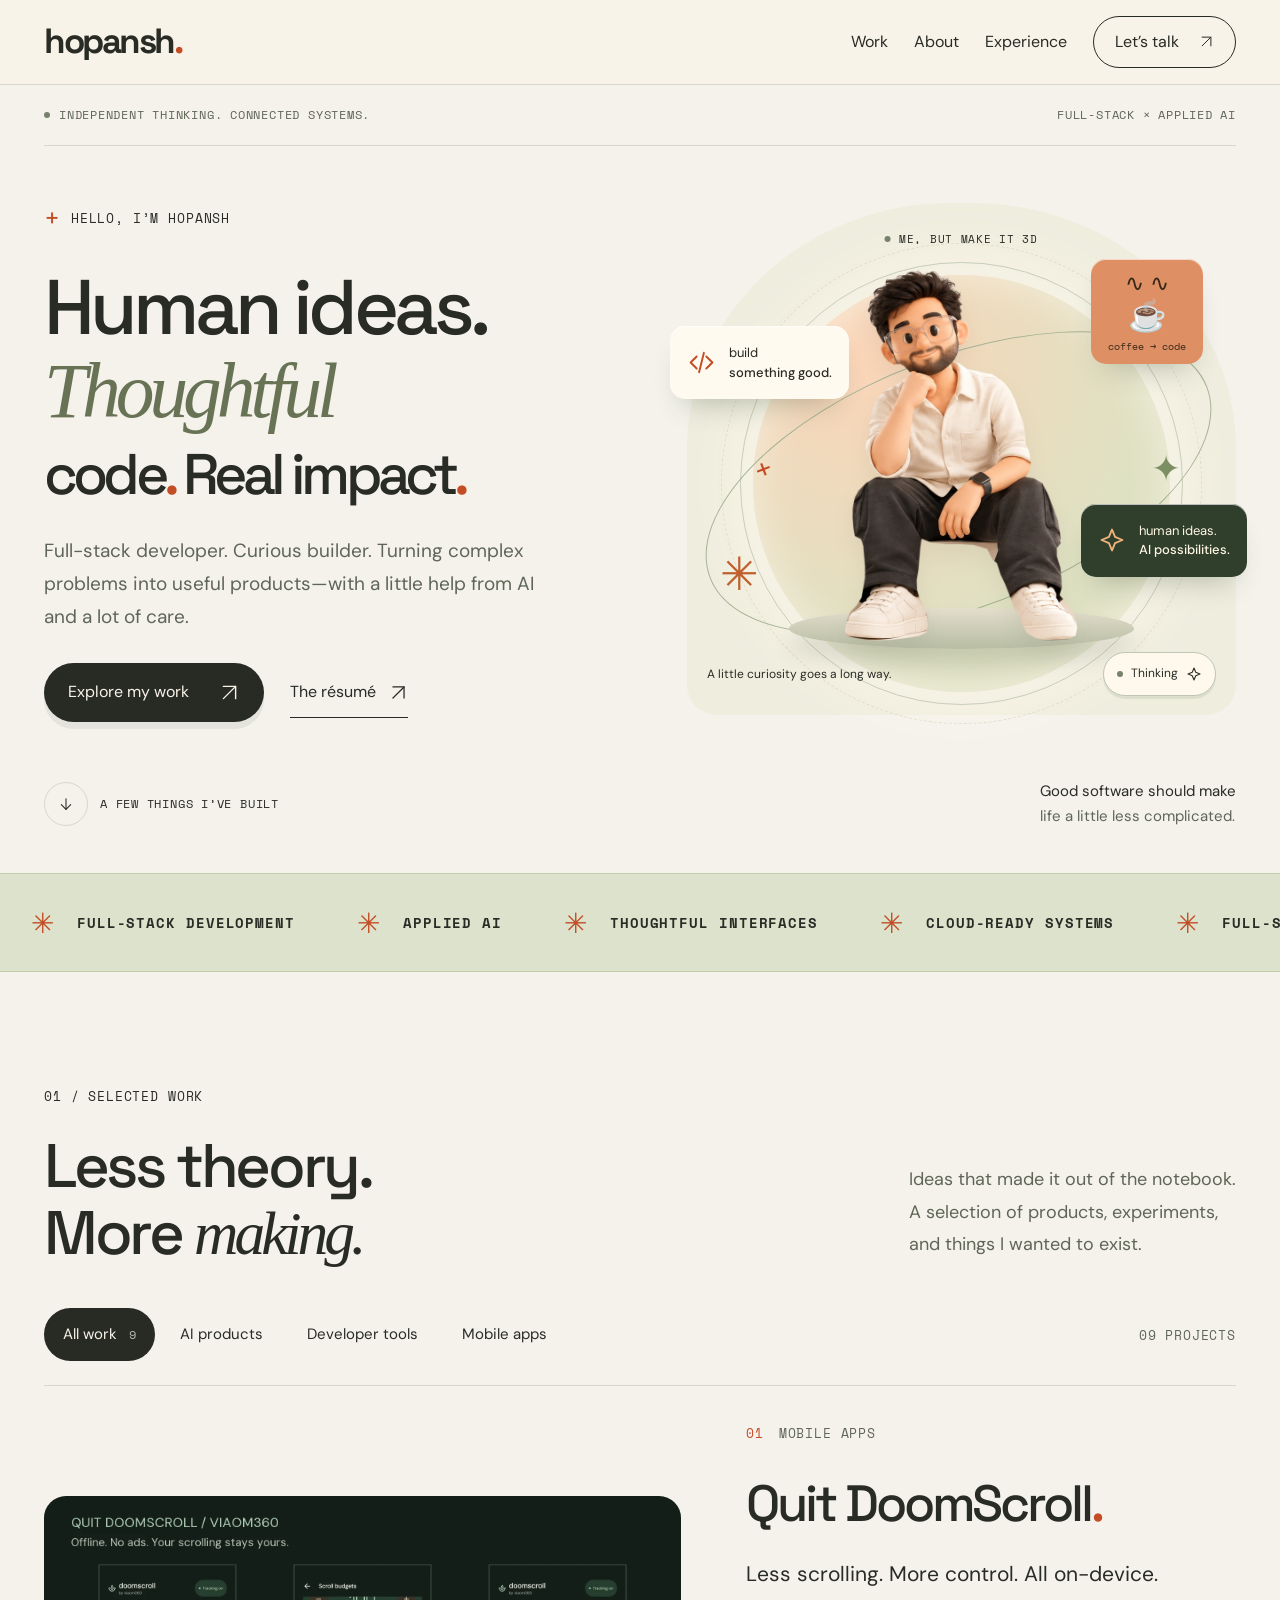
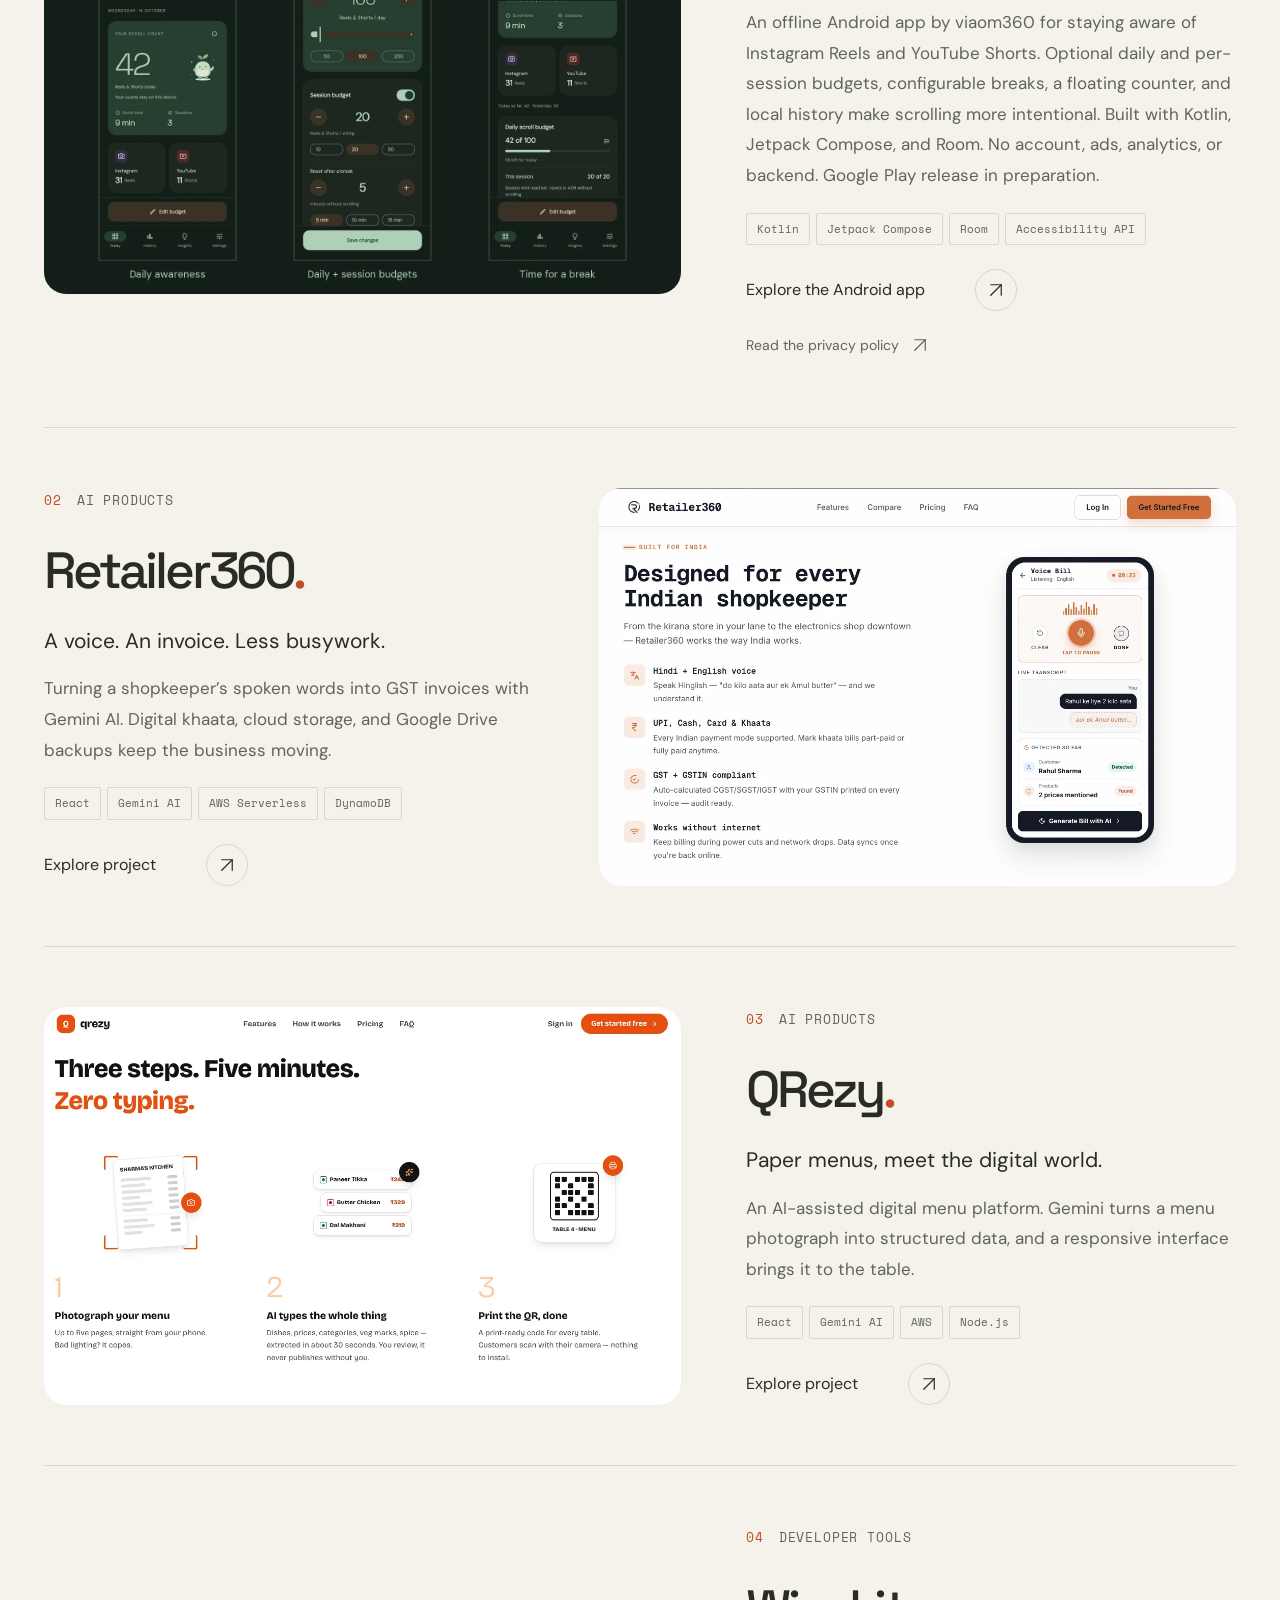
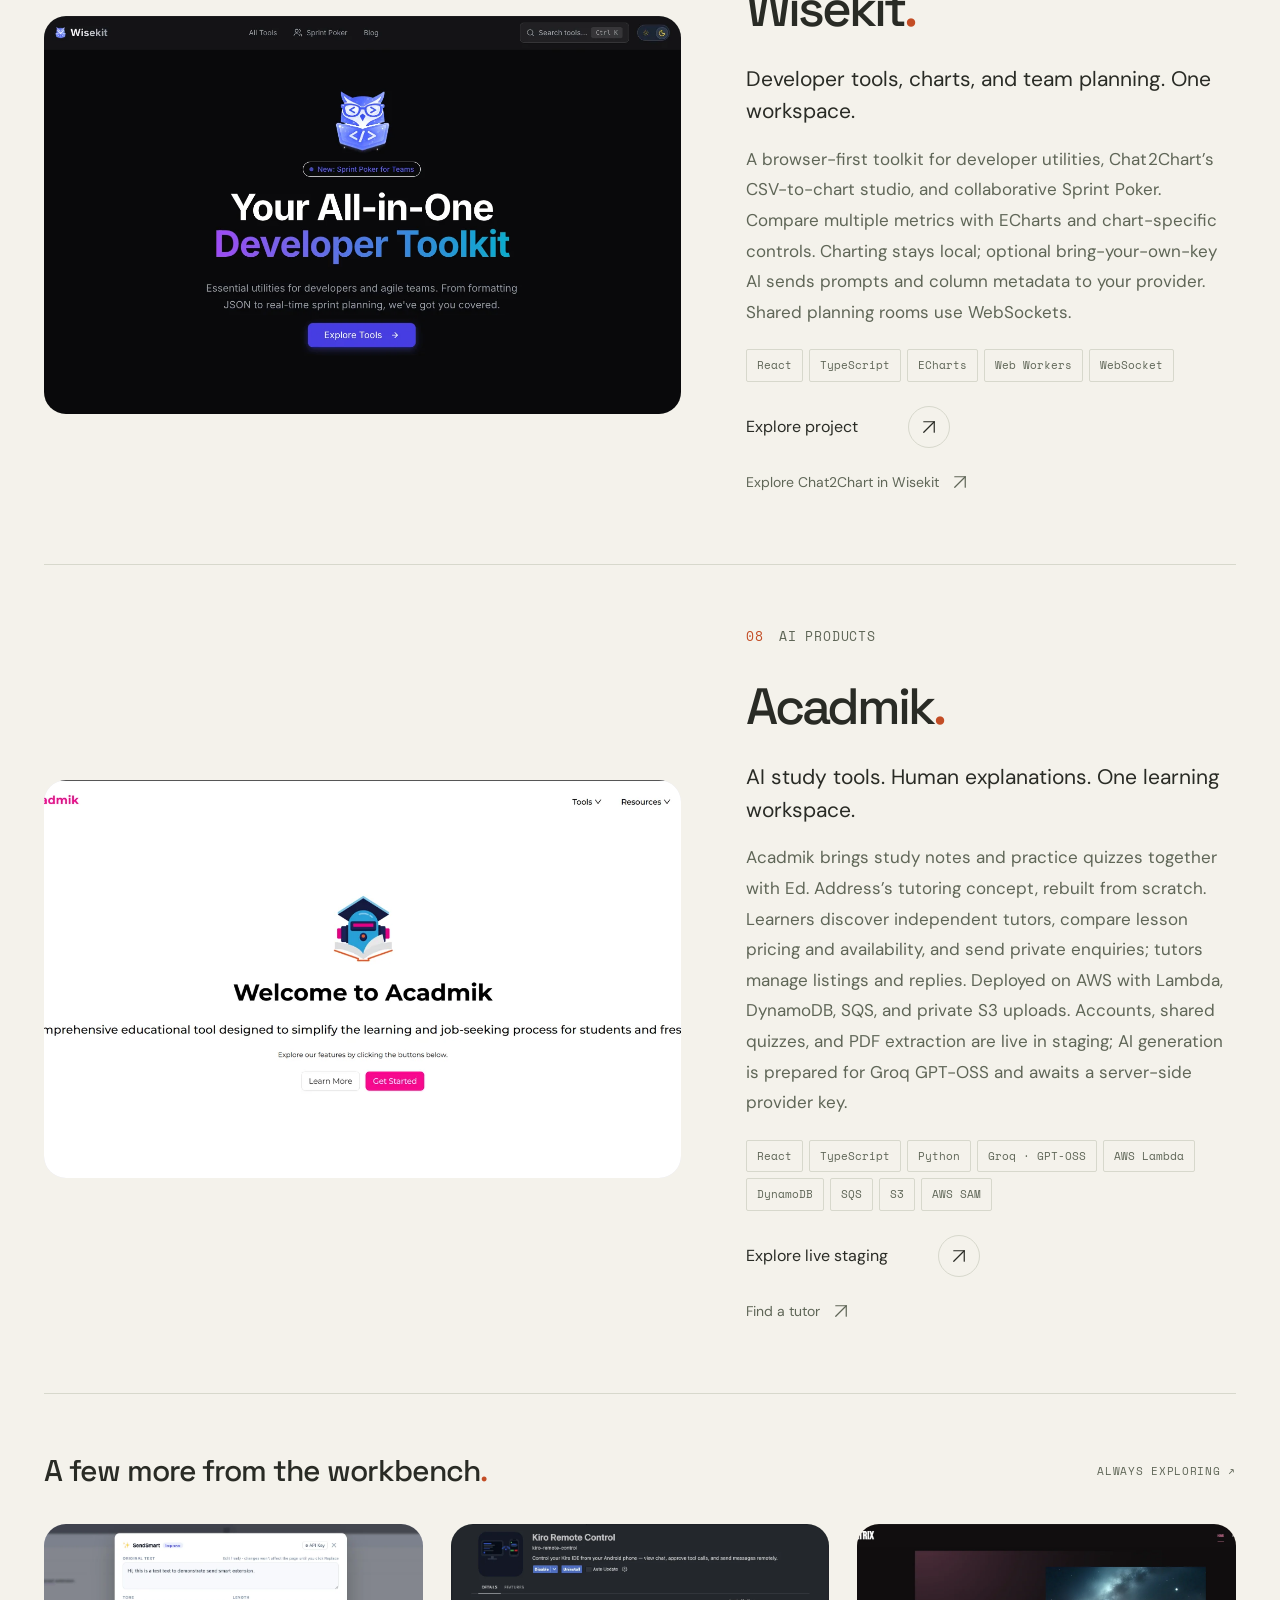
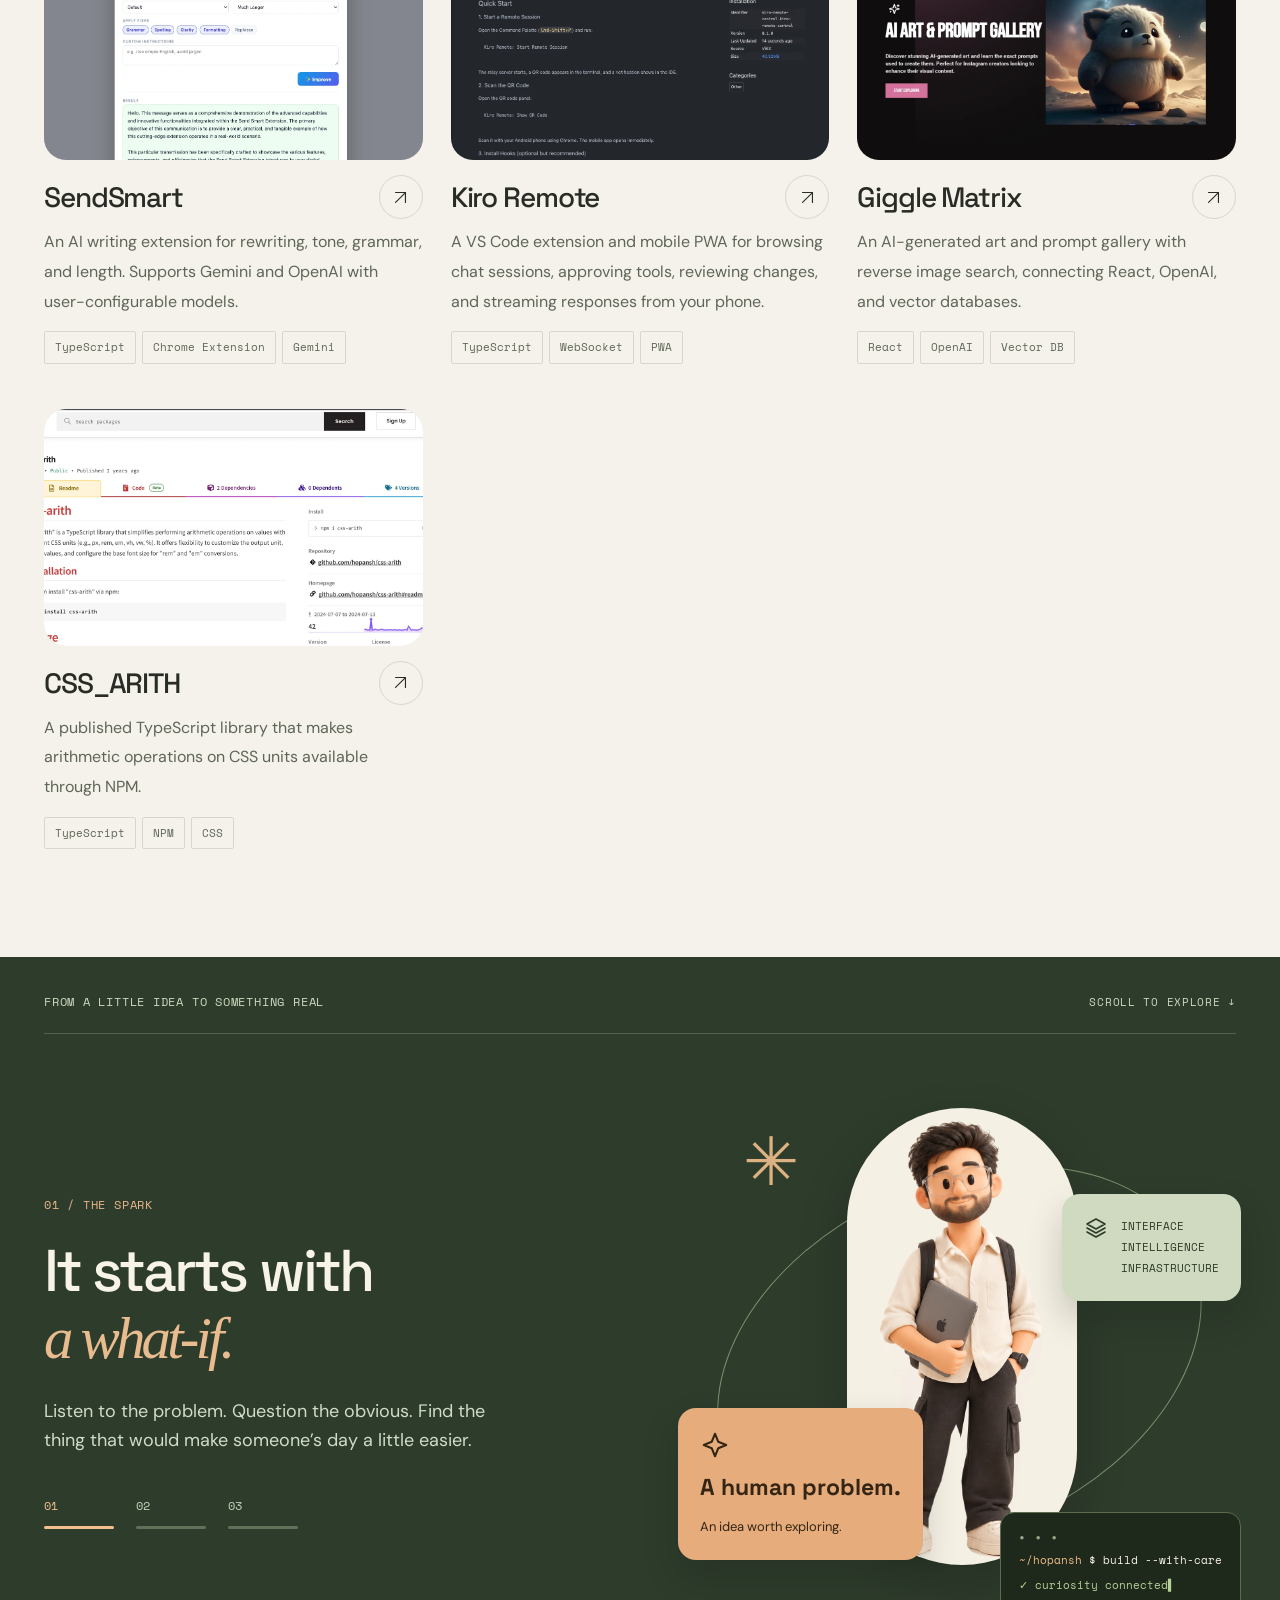
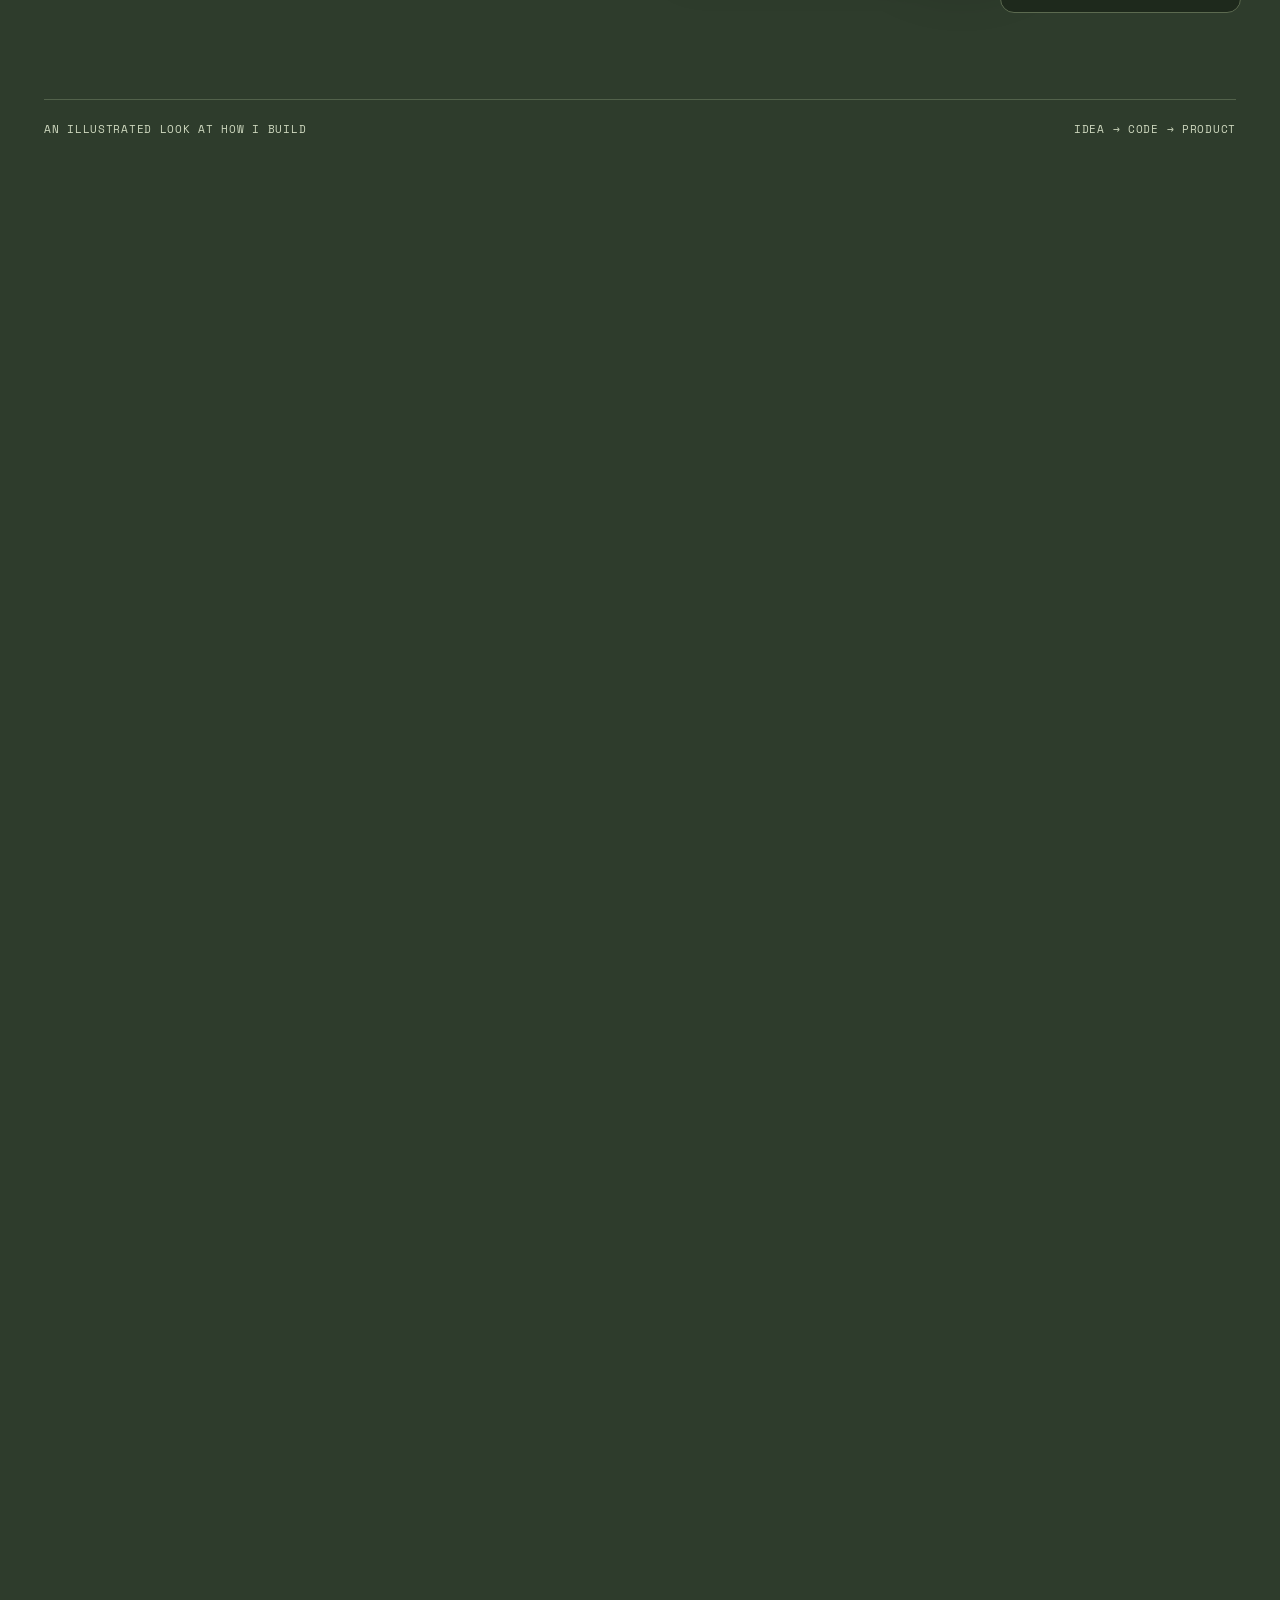
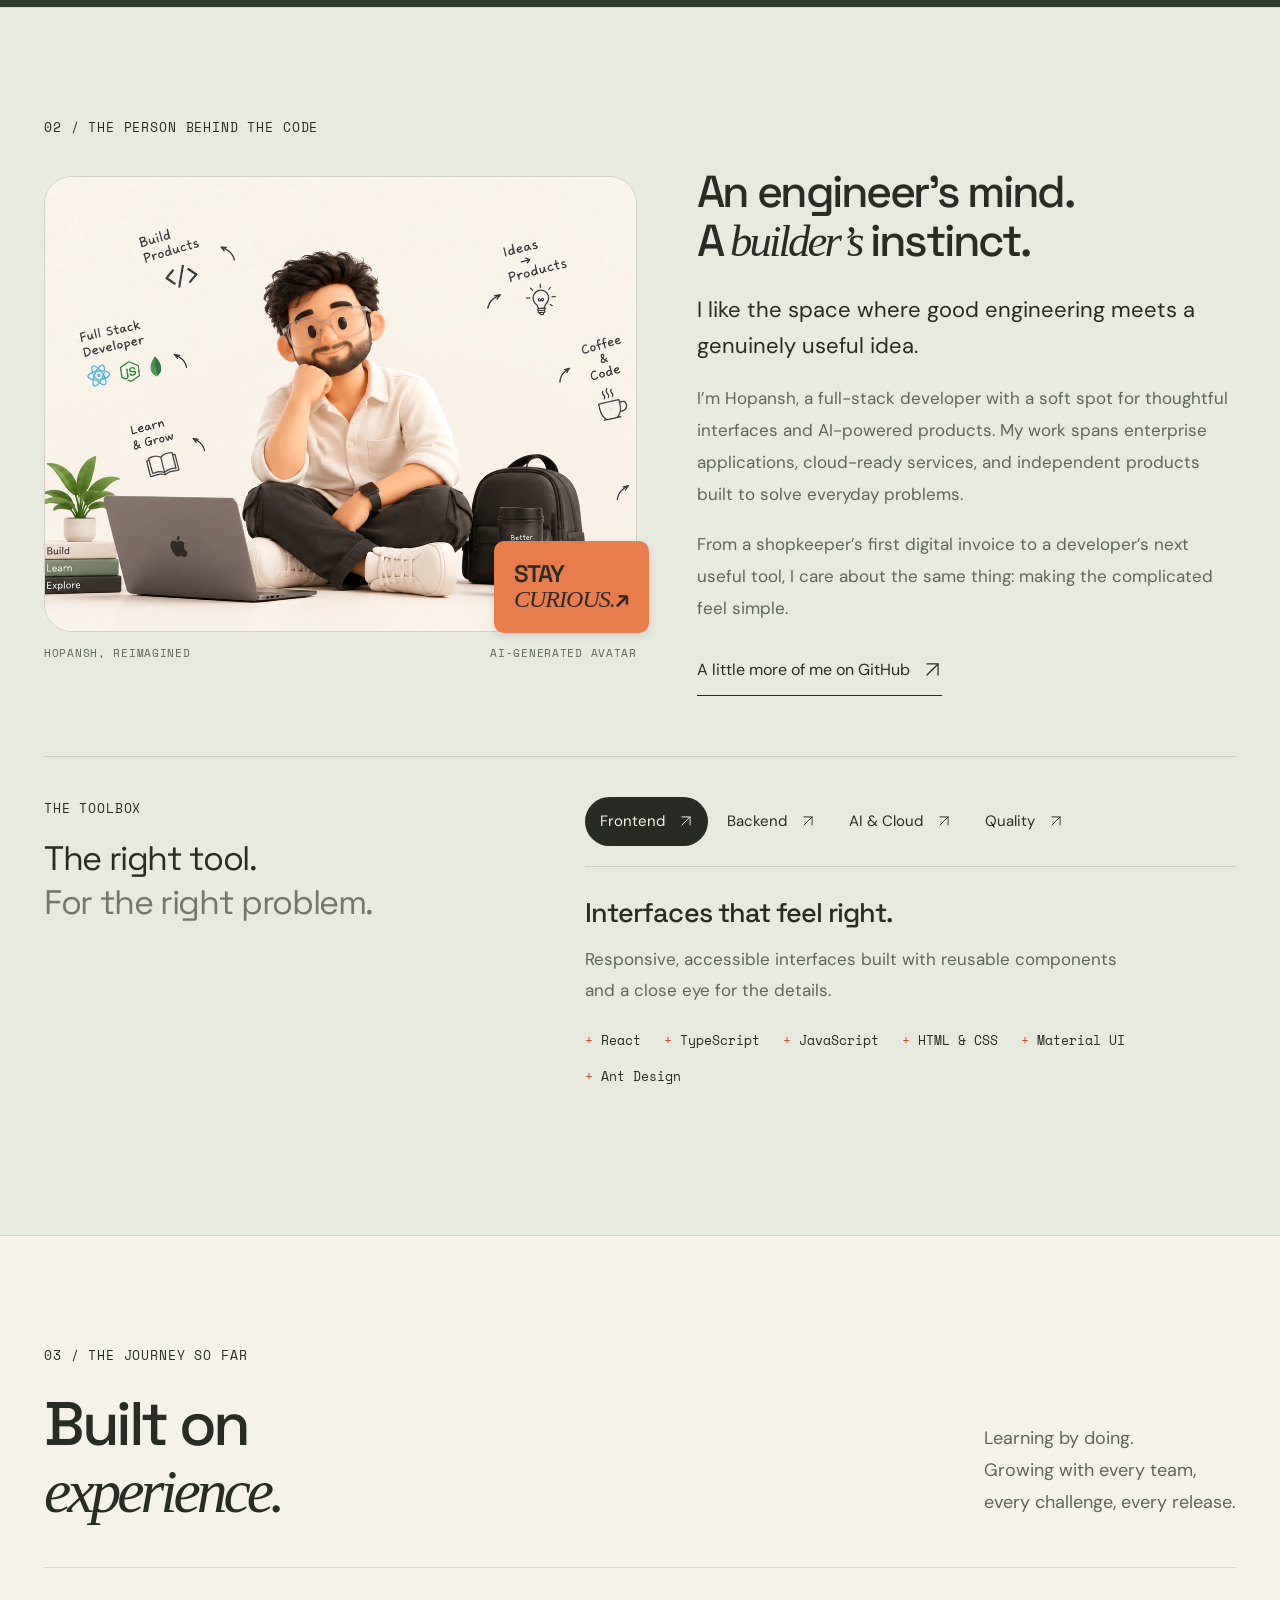
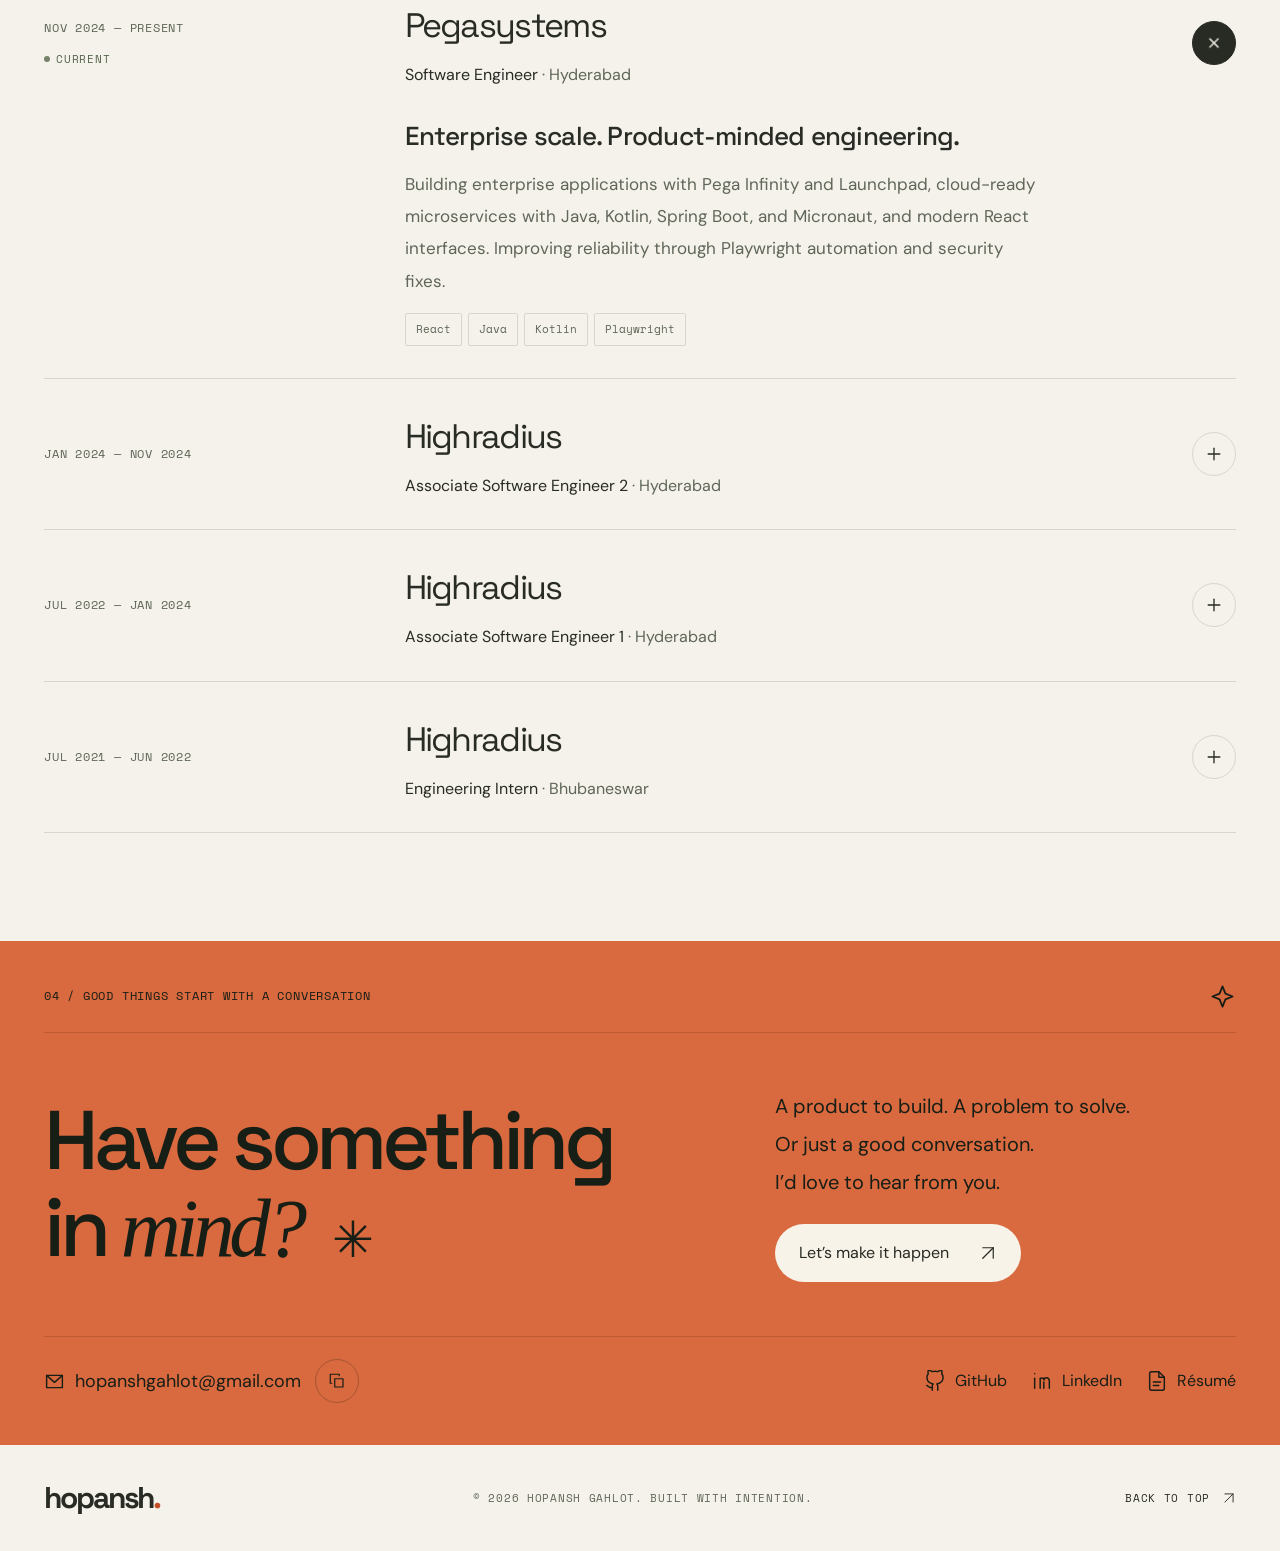
<file: index.html>
<!doctype html>
<html lang="en">
  <head>
    <meta charset="UTF-8" />
    <meta name="viewport" content="width=device-width, initial-scale=1.0" />
    <meta name="theme-color" content="#f4f2eb" />
    <meta name="description" content="Hopansh Gahlot — full-stack developer building useful AI-powered products. Explore selected work, engineering experience, and the tools behind the ideas." />
    <link rel="icon" type="image/svg+xml" href="./favicon.svg" />
    <link rel="preconnect" href="https://fonts.googleapis.com" />
    <link rel="preconnect" href="https://fonts.gstatic.com" crossorigin />
    <link href="https://fonts.googleapis.com/css2?family=DM+Sans:wght@400;500;600;700&family=Space+Grotesk:wght@400;500;600;700&family=Space+Mono:wght@400;700&display=swap" rel="stylesheet" />
    <title>Hopansh Gahlot — Developer & Product Builder</title>
    <script type="module" crossorigin src="./assets/index-Dt8Hwkph.js"></script>
    <link rel="stylesheet" crossorigin href="./assets/index-BSO6HzB3.css">
  </head>
  <body>
    <div id="root"></div>
  </body>
</html>
</file>
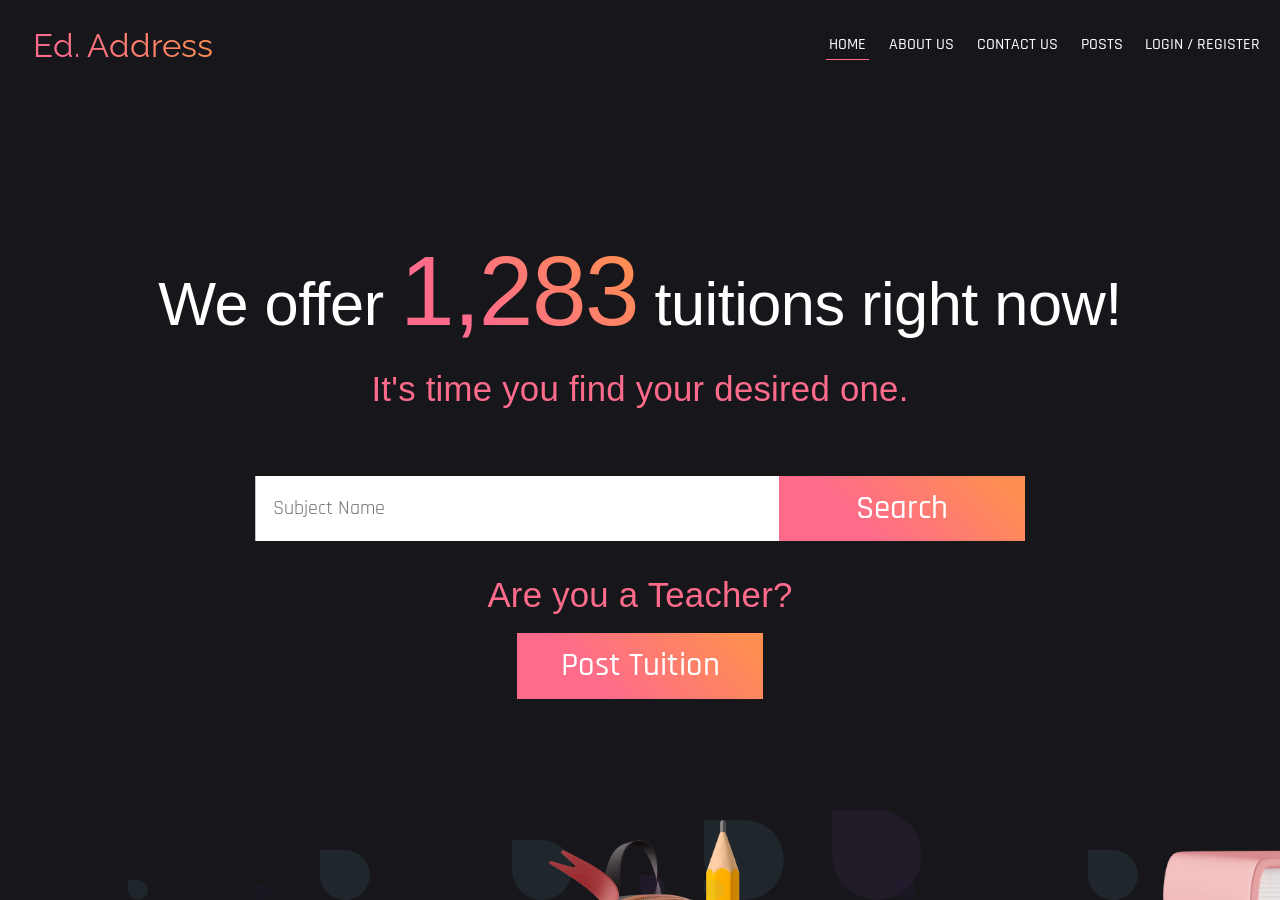
<file: edaddress/index.html>
<!doctype html><html lang="en"><head><meta charset="UTF-8"/><meta http-equiv="X-UA-Compatible" content="IE=edge"/><meta name="EdAddress" content="EdAddress / Ed. Address / EdAddress.ga helps you find your nearby tuitions / teachers / tutors."/><meta name="viewport" content="width=device-width,initial-scale=1"/><link rel="icon" href="data:image/svg+xml,<svg xmlns=%22http://www.w3.org/2000/svg%22 viewBox=%220 0 100 100%22><text y=%22.9em%22 font-size=%2290%22>📖</text></svg>"><title>Ed. Address</title><script defer="defer" src="bundle.js"></script></head><body><div id="root" style="width: 100vw; height: 100vh;"></div></body></html>
</file>
<file: assets/index-BSO6HzB3.css>
@charset "UTF-8";:root{font-family:DM Sans,Arial,sans-serif;color:#292b25;background:#f4f2eb;font-synthesis:none;text-rendering:optimizeLegibility;-webkit-font-smoothing:antialiased;--paper: #f4f2eb;--ink: #292b25;--muted: #65675e;--orange: #d94920;--line: #d8d7cd;--heading: "Space Grotesk", Arial, sans-serif;--mono: "Space Mono", monospace;--header-height: 84px}*{box-sizing:border-box}html{scroll-behavior:smooth;overflow-x:clip}body{margin:0;min-width:280px}button,a{-webkit-tap-highlight-color:transparent}button,input{font:inherit}button,a,summary{touch-action:manipulation}button{cursor:pointer}a{color:inherit;text-decoration:none}button{color:inherit}img{display:block;max-width:100%}svg{flex-shrink:0}h1,h2,h3,h4,p{margin:0}h1,h2,h3,h4{font-family:var(--heading);font-weight:500}ul{list-style:none;padding:0;margin:0}::selection{background:#f8b28c;color:var(--ink)}:focus-visible{outline:2px solid var(--orange);outline-offset:5px}section[id]{scroll-margin-top:calc(var(--header-height) + 24px)}.container{width:min(100% - 112px,1320px);margin-inline:auto}.section-space{padding-block:108px}.mono,.eyebrow{font-family:var(--mono);font-size:13px;font-weight:400;letter-spacing:.065em;line-height:1.7}.eyebrow{margin-bottom:30px}.orange{color:var(--orange)}.serif-word{font-family:Georgia,Times New Roman,serif;font-style:italic;font-weight:400;letter-spacing:-.065em}.skip-link{position:fixed;top:10px;left:10px;padding:14px 20px;z-index:100;color:#fff;background:var(--ink);transform:translateY(-200%)}.skip-link:focus{transform:translateY(0)}.site-header{position:sticky;top:0;z-index:50;background:#f4f2ebf0;-webkit-backdrop-filter:blur(16px);backdrop-filter:blur(16px);border-bottom:1px solid var(--line)}.header-inner{display:flex;align-items:center;justify-content:space-between;height:var(--header-height);gap:24px}.brand{font-family:var(--heading);font-size:34px;font-weight:700;letter-spacing:-.07em;display:inline-flex;align-items:baseline}.brand-dot{color:var(--orange)}.navigation{display:flex;align-items:center;gap:35px;font-size:16px;margin-left:auto}.navigation a:not(.nav-contact){padding-block:14px;position:relative}.navigation a:not(.nav-contact):after{content:"";height:1px;background:var(--ink);position:absolute;left:0;right:0;bottom:8px;transform:scaleX(0);transform-origin:left;transition:transform .25s}.navigation a:hover:after{transform:scaleX(1)}.nav-contact{display:inline-flex;align-items:center;gap:20px;padding:12px 17px;border:1px solid var(--ink);border-radius:2px;min-height:44px}.nav-contact:hover{background:var(--ink);color:var(--paper)}.menu-toggle{display:none;border:1px solid var(--line);background:transparent;width:44px;height:44px;align-items:center;justify-content:center}.hero-topline{display:flex;justify-content:space-between;gap:24px;border-bottom:1px solid var(--line);padding-block:24px;color:var(--muted)}.hero-topline>span:first-child{display:flex;align-items:center;gap:9px}.status-dot{display:inline-block;background:#78816c;width:6px;height:6px;border-radius:50%;flex-shrink:0}.hero-layout{display:grid;grid-template-columns:1.1fr 1fr;gap:50px;align-items:center;padding-block:60px 42px}.hero-copy{min-width:0}.hero-copy .eyebrow{display:flex;gap:10px;align-items:center;margin-bottom:26px}.tiny-cross{color:var(--orange);font-family:var(--heading);font-size:26px}.hero h1{font-size:clamp(54px,6.8vw,94px);line-height:1.02;letter-spacing:-.065em}.hero-description{margin-top:28px;max-width:370px;font-size:18px;line-height:1.8;color:var(--muted)}.hero-actions{display:flex;align-items:center;flex-wrap:wrap;gap:26px;margin-top:30px}.button{display:inline-flex;align-items:center;justify-content:space-between;gap:30px;min-height:49px;padding:15px 20px;border-radius:2px;font-size:16px;transition:background .2s,transform .2s}.button:hover{transform:translateY(-3px)}.button-dark{background:var(--ink);color:var(--paper)}.button-dark:hover{background:#44473c}.text-link{display:inline-flex;align-items:center;gap:13px;font-size:16px;padding-block:12px;border-bottom:1px solid var(--ink)}.hero-bottom{display:flex;justify-content:space-between;align-items:center;gap:30px;padding-block:24px 32px}.scroll-cue{display:inline-flex;gap:12px;align-items:center;font-size:12px}.scroll-circle{display:inline-flex;justify-content:center;align-items:center;width:34px;height:34px;border:1px solid var(--line);border-radius:50%}.hero-bottom>p{font-size:15px;line-height:1.7}.hero-bottom>p span{color:var(--muted)}.specialty-strip{border-block:1px solid var(--line);background:#edede4}.specialty-strip .container{display:flex;justify-content:space-between;flex-wrap:wrap;gap:16px;padding-block:23px}.specialty-strip .mono{display:inline-flex;gap:13px;align-items:center;font-size:12px}.specialty-strip .mono>span{color:var(--orange);font-size:16px}.section-header{display:flex;align-items:flex-end;justify-content:space-between;gap:40px;margin-bottom:42px}.section-header h2,.about-copy h2{font-size:clamp(42px,4.5vw,64px);line-height:1.09;letter-spacing:-.055em}.section-header .eyebrow{margin-bottom:25px}.section-intro{color:var(--muted);font-size:17px;line-height:1.8;padding-bottom:6px}.work-toolbar{display:flex;justify-content:space-between;align-items:center;gap:16px;padding-bottom:24px;margin-bottom:36px;border-bottom:1px solid var(--line)}.project-filters{display:flex;flex-wrap:wrap;gap:6px}.project-filters button{border:1px solid transparent;border-radius:3px;background:transparent;padding:12px 15px;font-size:15px;min-height:44px;display:inline-flex;gap:12px;align-items:center}.project-filters button:hover{border-color:var(--line)}.project-filters button.is-active{background:var(--ink);color:var(--paper)}.project-filters button>span{font-family:var(--mono);font-size:12px;opacity:.7}.project-count{color:var(--muted);white-space:nowrap}.featured-projects{display:grid;gap:46px}.featured-project{display:grid;grid-template-columns:1.3fr 1fr;gap:54px;align-items:center;border-bottom:1px solid var(--line);padding-bottom:46px}.featured-project:nth-child(2){grid-template-columns:1fr 1.3fr}.featured-project:nth-child(2) .project-image-link{order:2}.featured-project:nth-child(2) .project-copy{order:1}.project-preview{width:100%;aspect-ratio:1.6;display:flex;align-items:center;justify-content:center;overflow:hidden;border-radius:3px}.preview-sand{background:#e8dbc7}.preview-lavender{background:#dedde7}.preview-sage{background:#d8ded0}.project-preview>img{width:100%;height:100%;object-fit:cover;object-position:top}.preview-fallback{width:100%;height:100%;display:flex;flex-direction:column;justify-content:center;align-items:center;padding:22px;gap:12px;text-align:center}.preview-fallback strong{font-family:var(--heading);font-size:34px}.preview-fallback>span{font-size:15px;color:var(--muted)}.project-copy{min-width:0}.project-index{display:flex;gap:15px;text-transform:uppercase;color:var(--muted);margin-bottom:18px;font-size:12px}.project-index>span:first-child{color:var(--orange)}.project-copy h3{font-size:48px;letter-spacing:-.06em;margin-bottom:12px}.project-headline{font-size:18px;margin-bottom:16px}.project-description{font-size:16px;line-height:1.85;color:var(--muted);max-width:370px}.tags{display:flex;flex-wrap:wrap;gap:6px;margin-top:22px}.tags li{font-family:var(--mono);font-size:12px;line-height:1.7;padding:5px 8px;border:1px solid var(--line);border-radius:2px;color:var(--muted)}.project-link{display:inline-flex;align-items:center;justify-content:space-between;gap:50px;margin-top:24px;font-size:15px}.project-link>span,.circle-link{border:1px solid var(--line);border-radius:50%;width:42px;height:42px;display:inline-flex;align-items:center;justify-content:center;transition:background .2s}.project-link:hover>span,.circle-link:hover{background:var(--ink);color:var(--paper)}.project-actions{display:flex;flex-direction:column;align-items:flex-start}.project-link.project-feature-link{max-width:100%;gap:12px;margin-top:12px;font-size:14px;min-height:44px;color:var(--muted)}.project-feature-link>svg{flex-shrink:0}.project-feature-link:hover{color:var(--ink)}.project-archive{margin-top:52px}.archive-heading{display:flex;align-items:center;justify-content:space-between;gap:24px;margin-bottom:28px}.archive-heading h3{font-size:28px;letter-spacing:-.035em}.archive-heading .mono{color:var(--muted);font-size:12px}.archive-grid{display:grid;grid-template-columns:repeat(3,minmax(0,1fr));gap:40px 26px}.archive-card{display:flex;flex-direction:column;min-width:0}.archive-card-heading{display:flex;justify-content:space-between;align-items:center;gap:12px;margin-top:14px;margin-bottom:7px}.archive-card h4{font-size:26px;letter-spacing:-.04em}.archive-card .circle-link{width:44px;height:44px}.archive-card>p{font-size:15px;line-height:1.85;color:var(--muted)}.archive-card>.tags{margin-top:auto;padding-top:15px}.about-section{background:#e8e9df;border-block:1px solid var(--line)}.about-layout{display:grid;grid-template-columns:.85fr 1.2fr;gap:80px;align-items:center}.portrait-wrap{position:relative;margin-bottom:26px}.portrait-wrap>img{width:100%;height:auto;aspect-ratio:.95;object-fit:cover;object-position:46% 40%;filter:grayscale(100%);border-radius:3px}.portrait-sticker{position:absolute;background:#e97c4d;color:#292b25;bottom:20px;right:-20px;padding:20px;font-family:var(--heading);font-size:24px;font-weight:600;letter-spacing:-.04em;line-height:1.05;box-shadow:0 3px 10px #0000001c}.portrait-sticker>span{font-family:Georgia,serif;font-style:italic;font-weight:400}.portrait-caption{display:flex;justify-content:space-between;margin-top:12px;font-size:12px;color:var(--muted)}.about-copy h2{font-size:clamp(38px,3.9vw,55px);margin-bottom:26px}.about-copy>p{font-size:17px;color:var(--muted);line-height:1.9;margin-bottom:17px;max-width:470px}.about-copy>.about-lead{font-size:21px;color:var(--ink);line-height:1.65;max-width:400px}.about-copy>.text-link{margin-top:3px}.toolbox{border-top:1px solid #cdcec2;margin-top:60px;padding-top:40px;display:grid;grid-template-columns:.85fr 1.2fr;gap:80px}.toolbox-heading .eyebrow{margin-bottom:18px}.toolbox-heading>p:last-child{font-family:var(--heading);font-size:30px;letter-spacing:-.04em;line-height:1.3}.toolbox-heading>p:last-child span{color:#73776a}.skill-tabs{display:flex;flex-wrap:wrap;gap:4px;padding-bottom:20px;border-bottom:1px solid #cdcec2}.skill-tabs button{display:inline-flex;align-items:center;justify-content:center;gap:14px;padding:10px 13px;min-height:44px;border:0;font-size:15px;background:transparent;border-radius:2px}.skill-tabs button.is-active{background:var(--ink);color:var(--paper)}.skill-tabs button:not(.is-active):hover{background:#d7d9cc}.skill-panel{padding-top:24px;min-height:235px}.skill-panel h3{font-size:26px;letter-spacing:-.035em;margin-bottom:9px}.skill-panel>p{font-size:16px;line-height:1.8;color:var(--muted);max-width:430px}.skill-list{display:flex;flex-wrap:wrap;gap:15px 23px;margin-top:24px}.skill-list li{display:flex;gap:8px;font-family:var(--mono);font-size:13px}.experience-list{border-top:1px solid var(--line)}.experience-item{border-bottom:1px solid var(--line)}.experience-item summary{list-style:none;display:grid;grid-template-columns:.65fr 1.5fr 44px;align-items:center;gap:34px;cursor:pointer;padding-block:30px}.experience-item summary::-webkit-details-marker{display:none}.experience-period{font-size:12px;color:var(--muted);display:flex;flex-direction:column;gap:12px}.current-tag{font-size:11px;display:inline-flex;gap:6px;align-items:center;color:#55644b}.experience-heading{display:flex;flex-direction:column;gap:8px}.experience-company{font-family:var(--heading);font-size:34px;letter-spacing:-.05em}.experience-role{font-size:15px}.experience-role>span{color:var(--muted)}.experience-toggle{width:44px;height:44px;border-radius:50%;border:1px solid var(--line);display:flex;align-items:center;justify-content:center}.experience-toggle svg{transition:transform .2s}.experience-item[open] .experience-toggle svg{transform:rotate(45deg)}.experience-item[open] .experience-toggle{background:var(--ink);color:var(--paper);border-color:var(--ink)}.experience-body{display:grid;grid-template-columns:.65fr 1.5fr;gap:34px;padding-right:78px;padding-bottom:32px}.experience-body h3{font-size:23px;letter-spacing:-.03em;margin-bottom:13px}.experience-body p{font-size:16px;line-height:1.9;color:var(--muted);max-width:540px}.experience-body .tags{margin-top:16px}.contact-section{padding-block:42px;background:#d95832;color:#171e16}.contact-topline{display:flex;justify-content:space-between;align-items:center;gap:24px;border-bottom:1px solid #51261435;padding-bottom:22px;font-size:12px}.contact-layout{display:grid;grid-template-columns:1.5fr 1fr;gap:40px;align-items:center;padding-block:54px}.contact-layout h2{font-size:clamp(47px,6.5vw,87px);line-height:1.05;letter-spacing:-.065em;position:relative}.contact-asterisk{font-size:.6em;position:absolute;margin-left:30px;bottom:6px}.contact-copy>p{font-size:18px;line-height:1.9;margin-bottom:23px}.button-light{background:var(--paper);color:var(--ink)}.contact-bottom{display:flex;justify-content:space-between;flex-wrap:wrap;gap:24px;align-items:center;border-top:1px solid #51261435;padding-top:22px}.email-group{display:flex;align-items:center;position:relative;gap:14px;min-width:0}.email-group>a{display:inline-flex;align-items:center;gap:10px;font-size:17px;overflow-wrap:anywhere;min-width:0}.email-group>a svg,.social-links svg{flex-shrink:0}.copy-button{display:inline-flex;align-items:center;justify-content:center;width:44px;height:44px;background:transparent;border:1px solid #171e1640;border-radius:50%;flex-shrink:0}.copy-button:hover{background:#ffffff20}.copy-status{position:absolute;top:100%;left:0;font-size:13px}.social-links{display:flex;align-items:center;gap:24px;flex-wrap:wrap}.social-links a{display:inline-flex;gap:9px;align-items:center;font-size:15px;min-height:44px}.site-footer{padding-block:28px;display:flex;align-items:center;justify-content:space-between;gap:24px}.site-footer .brand{font-size:30px}.site-footer>p{font-size:12px;color:var(--muted)}.back-to-top{display:inline-flex;align-items:center;gap:12px;font-size:12px;min-height:44px}@media (max-width: 1100px){.container{width:calc(100% - 64px)}.hero-layout{gap:30px}.hero h1{font-size:clamp(52px,7.5vw,80px)}.featured-project{gap:30px}.about-layout,.toolbox{gap:45px}.specialty-strip .mono{font-size:12px;gap:8px}}@media (max-width: 760px){:root{--header-height: 72px}.container{width:calc(100% - 40px)}.section-space{padding-block:72px}.brand{font-size:32px}.menu-toggle{display:inline-flex}.navigation{display:none;position:absolute;left:0;right:0;top:100%;background:var(--paper);padding:14px 20px 22px;box-shadow:0 14px 16px #292b250a;border-bottom:1px solid var(--line);flex-direction:column;gap:0;align-items:stretch}.navigation.is-open{display:flex}.navigation a:not(.nav-contact){padding:16px 4px;border-bottom:1px solid var(--line)}.navigation a:not(.nav-contact):after{display:none}.nav-contact{margin-top:16px;justify-content:space-between}.hero-topline{padding-block:19px;font-size:11px}.hero-topline>span:last-child{display:none}.hero-layout{grid-template-columns:1fr;gap:40px;padding-block:38px 24px}.hero h1{font-size:clamp(51px,11vw,83px)}.hero-copy .eyebrow{margin-bottom:20px;font-size:12px}.hero-description{font-size:18px;max-width:440px;margin-top:25px}.hero-actions{margin-top:26px;gap:24px}.hero-bottom{padding-block:13px 28px}.hero-bottom>p{display:none}.scroll-cue{font-size:12px}.specialty-strip .container{display:grid;grid-template-columns:1fr 1fr;gap:13px;padding-block:20px}.specialty-strip .mono{font-size:11px;gap:7px}.specialty-strip .mono>span{font-size:17px}.section-header{align-items:flex-start;flex-direction:column;gap:23px;margin-bottom:30px}.section-header .eyebrow{margin-bottom:20px}.section-header h2,.about-copy h2{font-size:clamp(41px,8.5vw,60px)}.section-intro{font-size:16px}.section-intro br,.project-count{display:none}.work-toolbar{padding-bottom:18px;margin-bottom:27px}.project-filters{gap:3px}.project-filters button{padding:11px;font-size:13px}.featured-project,.featured-project:nth-child(2){grid-template-columns:1fr;gap:26px;padding-bottom:32px}.featured-project:nth-child(2) .project-image-link,.featured-project:nth-child(2) .project-copy{order:initial}.featured-projects{gap:32px}.project-preview{aspect-ratio:1.45}.project-index{margin-bottom:12px}.project-copy h3{font-size:42px}.project-description{max-width:520px;font-size:17px}.project-headline{font-size:18px}.tags li{font-size:12px}.project-link{gap:35px;margin-top:18px;min-height:44px}.archive-heading{align-items:flex-start}.archive-heading h3{font-size:27px;max-width:270px}.archive-heading .mono{display:none}.archive-grid{grid-template-columns:repeat(2,minmax(0,1fr));gap:30px 18px}.archive-card h4{font-size:23px}.archive-card>p{font-size:16px}.about-layout{grid-template-columns:1fr;gap:42px}.portrait-wrap{max-width:430px;margin-inline:auto;width:calc(100% - 16px);margin-bottom:0}.portrait-wrap>img{aspect-ratio:1.12}.portrait-sticker{right:-10px}.about-copy h2{margin-bottom:23px}.about-copy>p{font-size:18px;max-width:none}.toolbox{grid-template-columns:1fr;gap:28px;margin-top:42px;padding-top:28px}.toolbox-heading>p:last-child{font-size:32px}.skill-panel{min-height:230px}.experience-item summary{grid-template-columns:1fr 44px;gap:13px;padding-block:23px}.experience-period{grid-column:1 / -1;flex-direction:row;flex-wrap:wrap;align-items:center;gap:16px}.experience-company{font-size:32px}.experience-role{font-size:15px;line-height:1.8}.experience-role>span{display:block}.experience-body{grid-template-columns:1fr;gap:0;padding-right:0}.experience-body>div:first-child{display:none}.experience-body p{font-size:17px}.contact-section{padding-block:28px}.contact-topline{font-size:11px;align-items:flex-start}.contact-layout{grid-template-columns:1fr;gap:30px;padding-block:38px}.contact-layout h2{font-size:clamp(44px,9.6vw,70px)}.contact-asterisk{margin-left:15px}.contact-copy>p{font-size:17px}.contact-bottom{flex-direction:column;align-items:flex-start;gap:20px}.email-group>a{font-size:16px}.email-group{gap:10px}.social-links{width:100%;justify-content:space-between;gap:15px}.site-footer{flex-wrap:wrap;padding-block:23px;gap:16px}.site-footer>p{order:3;width:100%;font-size:11px}.back-to-top{margin-left:auto}}@media (max-width: 420px){.container{width:calc(100% - 32px)}.hero h1{font-size:clamp(44px,11.8vw,53px)}.hero-actions{gap:18px}.button{padding:14px 16px;font-size:15px;gap:19px}.text-link{font-size:15px}.project-filters button{padding:10px 8px;font-size:12px}.project-filters button>span{display:none}.archive-grid{grid-template-columns:1fr}.archive-card h4{font-size:27px}.skill-tabs button{padding:10px 8px;gap:9px;font-size:13px}.skill-tabs button svg{width:12px}.email-group{width:100%}.email-group>a{font-size:15px}.copy-button{margin-left:auto}}@media (prefers-reduced-motion: reduce){html{scroll-behavior:auto}*,*:before,*:after{animation:none!important;transition:none!important}}:root{--paper: #f8f3e9;--ink: #282b24;--muted: #5f6657;--orange: #c34d25;--line: #d7d8cc}body{font-size:17px;line-height:1.65}.container{width:min(100% - 88px,1480px)}.scroll-progress{position:fixed;top:0;left:0;height:3px;width:100%;background:var(--orange);transform:scaleX(var(--scroll-progress, 0));transform-origin:left;z-index:100;pointer-events:none}.site-header{background:#f8f3e9f0}.header-inner{gap:22px}.brand{font-size:35px}.navigation{gap:26px;font-size:16px}.nav-contact{border-radius:100px;padding-inline:21px}.hero-topline{font-size:12px;padding-block:20px}.hero-layout{grid-template-columns:1.12fr 1fr;gap:28px;padding-block:50px 35px}.hero-copy{position:relative;z-index:2}.hero h1{font-size:clamp(58px,6.05vw,98px);line-height:1.08;letter-spacing:-.062em}.hero-line{display:block;animation:type-arrive 1.1s cubic-bezier(.16,1,.3,1) both}.hero-line:nth-child(2){animation-delay:.1s}.hero-line:nth-child(3){animation-delay:.2s;font-size:.74em;margin-top:10px}.hero h1 .serif-word{color:#687356}.hero-copy .eyebrow{margin-bottom:25px;font-size:13px}.hero-description{max-width:510px;font-size:19px;line-height:1.75;margin-top:28px}.hero-actions{margin-top:30px}.button{min-height:56px;padding:16px 24px;font-size:16px;border-radius:100px}.button-dark{box-shadow:0 7px #282b2412}.button svg{transition:transform .3s}.button:hover svg{transform:translate(3px,-3px)}.text-link{font-size:16px}.hero-enter{animation:type-arrive 1s cubic-bezier(.16,1,.3,1) both}.hero-description.hero-enter{animation-delay:.15s}.hero-actions.hero-enter{animation-delay:.3s}.hero-bottom{padding-block:22px 28px}.hero-bottom>p{font-size:15px}.scroll-circle{width:44px;height:44px}.scroll-circle svg{animation:scroll-nudge 1.8s ease-in-out infinite}.scroll-cue{font-size:12px}.avatar-stage{min-width:0;position:relative;height:clamp(470px,40vw,640px);background:#efedde;border-radius:48% 48% 30px 30px;isolation:isolate}.avatar-stage-label{position:absolute;z-index:4;top:27px;left:50%;transform:translate(-50%);white-space:nowrap;display:flex;align-items:center;gap:8px;font-size:11px}.avatar-world{position:absolute;top:0;right:0;bottom:0;left:0;isolation:isolate;transform:translateY(clamp(0px,var(--hero-drift, 0px),16px))}.avatar-halo{z-index:0;width:76%;aspect-ratio:1;border-radius:50%;position:absolute;left:12%;top:14%;background:radial-gradient(circle at 25% 20%,#fbd5b8,#dfe1c3 64%);box-shadow:0 0 75px #fdf9ed,inset 0 0 45px #fffcf290}.avatar-halo:before,.avatar-halo:after{content:"";position:absolute;top:-13px;right:-13px;bottom:-13px;left:-13px;border:1px solid #c9cebb;border-radius:inherit}.avatar-halo:after{top:-32px;right:-32px;bottom:-32px;left:-32px;border-style:dashed;border-color:#c9cebb85;animation:orbit-turn 80s linear infinite}.avatar-orbit{z-index:1;width:97%;height:49%;border:1px solid #a6b395;border-radius:50%;position:absolute;left:1%;top:30%;transform:rotate(-21deg)}.avatar-orbit span{position:absolute;top:18px;left:15%;font-size:29px;color:var(--orange)}.avatar-platform{position:absolute;z-index:2;bottom:13%;width:63%;left:18.5%;height:8%;border-radius:50%;background:linear-gradient(#e3decc,#b7bda3);box-shadow:0 16px 20px #39473025}.avatar-character{position:absolute;z-index:3;width:55%;height:77%;left:23%;top:11%;object-fit:contain;object-position:center;animation:character-hover 5.5s ease-in-out infinite;filter:drop-shadow(0 12px 10px #56443613)}.avatar-character.character-1{width:43%;left:29%;height:76%}.floating-object{position:absolute;z-index:4;display:flex;align-items:center;gap:13px;padding:17px;border-radius:15px;box-shadow:0 17px 30px -15px #35452c55,inset 0 1px #fffa;font-size:13px;line-height:1.5;animation:object-float 5s ease-in-out infinite}.floating-object strong{font-weight:500}.floating-code{left:-3%;top:24%;background:#fffaf0}.floating-code svg{color:var(--orange)}.floating-ai{right:-2%;bottom:27%;background:#303e2c;color:#fff6e4;animation-delay:-1.8s}.floating-ai svg{color:#efb57b}.floating-coffee{top:11%;right:6%;background:#de8f64;color:#382819;flex-direction:column;gap:0;padding:15px 17px 10px;animation-delay:-3s}.floating-coffee>span:last-child{font-family:var(--mono);font-size:10px}.coffee-cup{font-size:31px}.coffee-steam{font-size:23px;line-height:.8;animation:steam-rise 2s ease-in-out infinite}.scene-spark{position:absolute;color:#bf602d;font-size:46px;animation:orbit-turn 25s linear infinite}.spark-one{left:6%;bottom:20%}.spark-two{right:10%;top:46%;color:#7c8f62;font-size:36px;animation-direction:reverse}.avatar-stage-footer{position:absolute;left:20px;right:20px;bottom:19px;display:flex;align-items:center;justify-content:space-between;gap:10px;z-index:5}.avatar-stage-footer>p{font-size:12px;line-height:1.5;max-width:210px}.avatar-mood{display:inline-flex;align-items:center;justify-content:center;gap:8px;border:1px solid #c0c6b3;border-radius:100px;background:#fff9ed;min-height:44px;padding:10px 13px;font-size:12px;box-shadow:0 3px #bdc4ae5c}.avatar-mood:hover{background:#dce3ca}.specialty-strip{overflow:hidden;background:#dce2cc;border-color:#c2cbaa;margin-block:15px 5px}.specialty-track{display:flex;width:max-content;animation:marquee-travel 33s linear infinite}.specialty-group{display:flex;flex-shrink:0;align-items:center;justify-content:space-around;gap:62px;padding:25px 31px}.specialty-strip .mono{font-size:14px;font-weight:700;white-space:nowrap;gap:22px}.specialty-strip .mono>span{font-size:28px}.specialty-strip:hover .specialty-track{animation-play-state:paused}.section-header h2,.about-copy h2{font-size:clamp(46px,4.8vw,76px)}.section-intro{font-size:18px;max-width:390px}.project-filters button{font-size:15px;padding:13px 18px;border-radius:100px}.project-filters button>span{font-size:12px}.project-count{font-size:13px}.featured-project{gap:65px;padding-bottom:60px}.featured-projects{gap:60px}.project-preview{border-radius:22px}.project-index{font-size:13px}.project-copy h3{font-size:51px}.project-headline{font-size:21px;line-height:1.55}.project-description{font-size:17px;max-width:490px;line-height:1.8}.project-link{font-size:16px}.tags li{font-size:11px;padding:6px 10px}.archive-heading h3{font-size:30px}.archive-heading .mono{font-size:11px}.archive-grid{gap:45px 28px}.archive-card h4{font-size:28px}.archive-card>p{font-size:16px}.about-layout{grid-template-columns:1.1fr 1fr;gap:60px}.portrait-wrap{width:100%;max-width:none}.portrait-wrap>img{aspect-ratio:1.3;object-fit:cover;object-position:center;filter:none;border-radius:28px;border:1px solid #d0d1c3}.portrait-sticker{border-radius:10px;right:-12px;bottom:30px}.portrait-caption{font-size:11px;gap:12px}.about-copy h2{font-size:clamp(41px,3.5vw,57px)}.about-copy>p{font-size:17px;max-width:540px}.about-copy>.about-lead{font-size:22px;max-width:500px}.toolbox-heading>p:last-child{font-size:34px}.skill-tabs button{font-size:15px;border-radius:100px;padding:12px 15px}.skill-panel h3{font-size:27px}.skill-panel>p{font-size:17px;max-width:550px}.skill-panel{min-height:260px}.skill-list li{font-size:13px}.experience-company{font-size:34px}.experience-role{font-size:16px}.experience-period{font-size:12px}.current-tag{font-size:11px}.experience-body h3{font-size:26px;line-height:1.4}.experience-body p{font-size:17px;max-width:640px}.contact-section{background:#d9693e}.contact-copy>p{font-size:20px}.contact-topline{font-size:12px}.email-group>a{font-size:18px}.social-links a{font-size:16px}.site-footer>p,.back-to-top{font-size:11px}.contact-asterisk{animation:orbit-turn 25s linear infinite}.build-story{height:250svh;background:#2e3c2c;color:#f7f3e6;position:relative;--story-progress: 0}.story-sticky{position:sticky;top:var(--header-height);min-height:calc(100svh - var(--header-height));padding-block:35px;display:flex;flex-direction:column;justify-content:space-between}.story-topline,.story-footer{display:flex;justify-content:space-between;align-items:center;gap:25px;color:#ced8bf}.story-topline{border-bottom:1px solid #52624b;padding-bottom:20px}.story-topline .eyebrow{margin:0;font-size:12px}.story-topline>span,.story-footer{font-size:11px}.story-layout{display:grid;grid-template-columns:1.05fr 1fr;align-items:center;gap:70px;flex:1}.story-copy{min-width:0}.story-chapter{font-size:12px;color:#e8b68a;margin-bottom:21px}.story-copy h2{font-size:clamp(42px,4.6vw,74px);line-height:1.14;letter-spacing:-.05em}.story-copy h2 .serif-word{color:#e9bc8f}.story-description{font-size:18px;color:#d1dcc7;margin-top:25px;max-width:480px}.story-chapters{display:flex;gap:22px;margin-top:32px}.story-chapters button{display:flex;flex-direction:column;gap:10px;align-items:flex-start;min-width:70px;min-height:44px;border:0;background:transparent;color:#c5d2b9;padding:8px 0;font-family:var(--mono);font-size:12px}.story-chapters i{display:block;height:3px;width:70px;background:#617159;border-radius:4px}.story-chapters [aria-pressed=true]{color:#f3bf8e}.story-chapters [aria-pressed=true] i{background:#f3bf8e}.story-art{position:relative;height:clamp(380px,42vw,580px);min-width:0}.story-avatar{position:absolute;width:42%;height:85%;left:29%;top:2%;object-fit:contain;mix-blend-mode:normal;border-radius:140px;transform:translateY(calc(var(--story-progress) * -24px));background:#f5f0e4;box-shadow:0 20px 50px #00000030}.story-orbit{position:absolute;width:93%;height:65%;top:16%;left:3%;border:1px solid #7c9470;border-radius:50%;transform:rotate(calc(var(--story-progress) * 100deg - 25deg))}.story-card{position:absolute;display:flex;gap:13px;padding:22px;border-radius:18px;box-shadow:0 17px 34px #111f1535}.story-card-back{right:-1%;top:18%;background:#d0dac0;color:#2d3b28;transform:translateY(calc(var(--story-progress) * 45px));font-family:var(--mono);font-size:11px;line-height:1.9}.story-card-front{bottom:14%;left:-2%;background:#e6ac7c;color:#342514;flex-direction:column;max-width:245px;transform:translateY(calc(var(--story-progress) * -32px))}.story-card-front strong{font-family:var(--heading);font-size:23px;line-height:1.3}.story-card-front>span{font-size:13px}.story-terminal{position:absolute;bottom:4%;right:-1%;display:flex;flex-direction:column;gap:7px;background:#1e291c;border:1px solid #5c6a50;border-radius:14px;padding:18px;font-family:var(--mono);font-size:11px}.terminal-dots{font-size:8px;color:#98a78a;letter-spacing:.4em}.story-terminal b{color:#efbb89;font-weight:400}.terminal-success{color:#b7d199}.terminal-cursor{animation:cursor-blink 1.2s steps(1) infinite}.story-star{position:absolute;font-size:67px;color:#dcb282;top:2%;left:10%;transform:rotate(calc(var(--story-progress) * 180deg))}.story-footer{padding-top:20px;border-top:1px solid #52624b}@keyframes type-arrive{0%{transform:translateY(35px)}to{transform:translateY(0)}}@keyframes character-hover{0%,to{transform:translateY(0)}50%{transform:translateY(-12px)}}@keyframes object-float{0%,to{transform:translateY(0)}50%{transform:translateY(-14px)}}@keyframes orbit-turn{to{rotate:360deg}}@keyframes marquee-travel{to{transform:translate(-50%)}}@keyframes scroll-nudge{0%,to{transform:translateY(-3px)}50%{transform:translateY(3px)}}@keyframes steam-rise{0%,to{transform:translateY(2px)}50%{transform:translateY(-4px)}}@keyframes cursor-blink{50%{visibility:hidden}}@media (max-width: 1100px){.container{width:calc(100% - 56px)}.navigation{gap:19px;font-size:15px}.hero h1{font-size:clamp(48px,6.2vw,70px)}.hero-description{font-size:18px}.avatar-stage{height:480px}.floating-object{padding:13px;gap:9px;font-size:11px}.floating-code{left:-4%}.floating-ai{right:-3%}.avatar-stage-footer>p{font-size:11px;max-width:150px}.hero-topline{font-size:10px}.featured-project{gap:35px}.project-copy h3{font-size:43px}.project-headline{font-size:19px}.project-description{font-size:16px}.about-layout,.story-layout{gap:35px}.story-card{padding:16px}.story-card-front strong{font-size:20px}}@media (max-width: 760px){.container{width:calc(100% - 40px)}.header-inner{gap:10px}.brand{font-size:30px}.menu-toggle{margin-left:auto;border-radius:50%}.navigation{font-size:17px;background:var(--paper)}.hero-layout{grid-template-columns:1fr;gap:35px;padding-block:35px 18px}.hero h1{font-size:clamp(49px,10vw,76px)}.hero-copy .eyebrow{font-size:12px}.hero-description{font-size:18px;max-width:570px}.hero-topline{font-size:10px}.hero-actions{gap:24px}.button,.text-link{font-size:16px}.avatar-stage{height:530px;width:min(100%,570px);margin-inline:auto;border-radius:44% 44% 25px 25px}.avatar-world{transform:none}.avatar-stage-label{font-size:11px}.floating-object{font-size:12px;padding:15px}.floating-code{left:0;top:46%}.floating-ai{right:0}.avatar-stage-footer>p{font-size:12px;max-width:215px}.specialty-group{gap:32px;padding:20px 16px}.specialty-strip .mono{font-size:12px}.section-space{padding-block:75px}.section-intro{font-size:17px}.section-header h2{font-size:clamp(43px,9vw,67px)}.featured-project,.featured-project:nth-child(2){grid-template-columns:1fr;gap:25px;padding-bottom:38px}.project-filters button{font-size:14px;padding-inline:14px}.project-count{position:absolute;width:1px;height:1px;overflow:hidden;clip-path:inset(50%);display:block}.project-copy h3{font-size:42px}.project-description{font-size:17px;max-width:none}.project-headline{font-size:20px}.project-link{font-size:16px}.archive-card h4{font-size:25px}.archive-card>p{font-size:16px}.archive-heading h3{font-size:29px;max-width:none}.about-layout{grid-template-columns:1fr;gap:35px}.portrait-wrap{width:100%;max-width:none}.portrait-wrap>img{aspect-ratio:1.25}.portrait-caption{font-size:10px;flex-wrap:wrap}.about-copy h2{font-size:clamp(40px,8vw,60px)}.about-copy>p{font-size:17px}.skill-tabs button{font-size:14px;padding-inline:14px}.skill-panel>p{font-size:17px}.experience-role{font-size:16px}.experience-body p{font-size:17px}.experience-period{font-size:12px}.contact-copy>p{font-size:18px}.contact-topline{font-size:11px}.email-group>a{font-size:16px}.social-links a{font-size:16px}.site-footer>p{font-size:10px}.build-story{height:auto;padding-block:45px}.story-sticky{position:relative;top:0;min-height:0;padding-block:0}.story-layout{grid-template-columns:1fr;gap:25px;padding-block:30px}.story-topline>span{display:none}.story-copy h2{font-size:clamp(43px,9vw,62px)}.story-description{font-size:17px;max-width:none}.story-chapters{margin-top:20px}.story-art{height:480px;max-width:550px;width:100%;margin-inline:auto}.story-card-back{right:0}.story-card-front{left:0}.story-terminal{right:0}.story-footer{font-size:10px;flex-wrap:wrap}}@media (max-width: 420px){.container{width:calc(100% - 32px)}.brand{font-size:27px}.hero h1{font-size:clamp(42px,11.7vw,49px)}.hero-line:nth-child(3){font-size:.78em}.hero-description{font-size:17px}.hero-topline{font-size:9px}.hero-actions{gap:20px}.button{padding-inline:18px;font-size:14px;gap:17px}.text-link{font-size:14px;gap:9px}.avatar-stage{height:450px}.avatar-character{width:61%;left:20%;height:73%;top:15%}.avatar-character.character-1{width:48%;left:27%}.floating-object{font-size:10px;padding:11px;gap:8px}.floating-object svg{width:22px}.floating-code{top:47%}.floating-ai{bottom:25%}.floating-coffee{right:3%;top:11%}.floating-coffee>span:last-child{font-size:9px}.avatar-stage-footer{left:15px;right:15px;bottom:13px}.avatar-stage-footer>p{font-size:11px;max-width:145px}.avatar-mood{font-size:11px;padding-inline:10px}.project-filters button{font-size:12px;padding-inline:11px}.archive-grid{grid-template-columns:1fr}.skill-tabs button{font-size:13px;padding-inline:10px;gap:6px}.contact-layout h2{font-size:44px}.email-group>a{font-size:14px}.story-art{height:410px}.story-card-back{font-size:9px;padding:13px}.story-card-front{max-width:180px;padding:15px}.story-card-front strong{font-size:19px}.story-card-front>span{font-size:11px}.story-terminal{font-size:9px;padding:13px}}@media (max-height: 720px) and (min-width: 761px){.story-art{height:390px}.story-copy h2{font-size:49px}.story-description{font-size:16px}.story-sticky{padding-block:20px}}@media (prefers-reduced-motion: reduce){.build-story{height:auto}.story-sticky{position:relative;top:0;min-height:0;padding-block:40px}.story-layout{padding-block:35px}.avatar-world{transform:none}*,*:before,*:after{animation:none!important;transition:none!important}}
</file>
